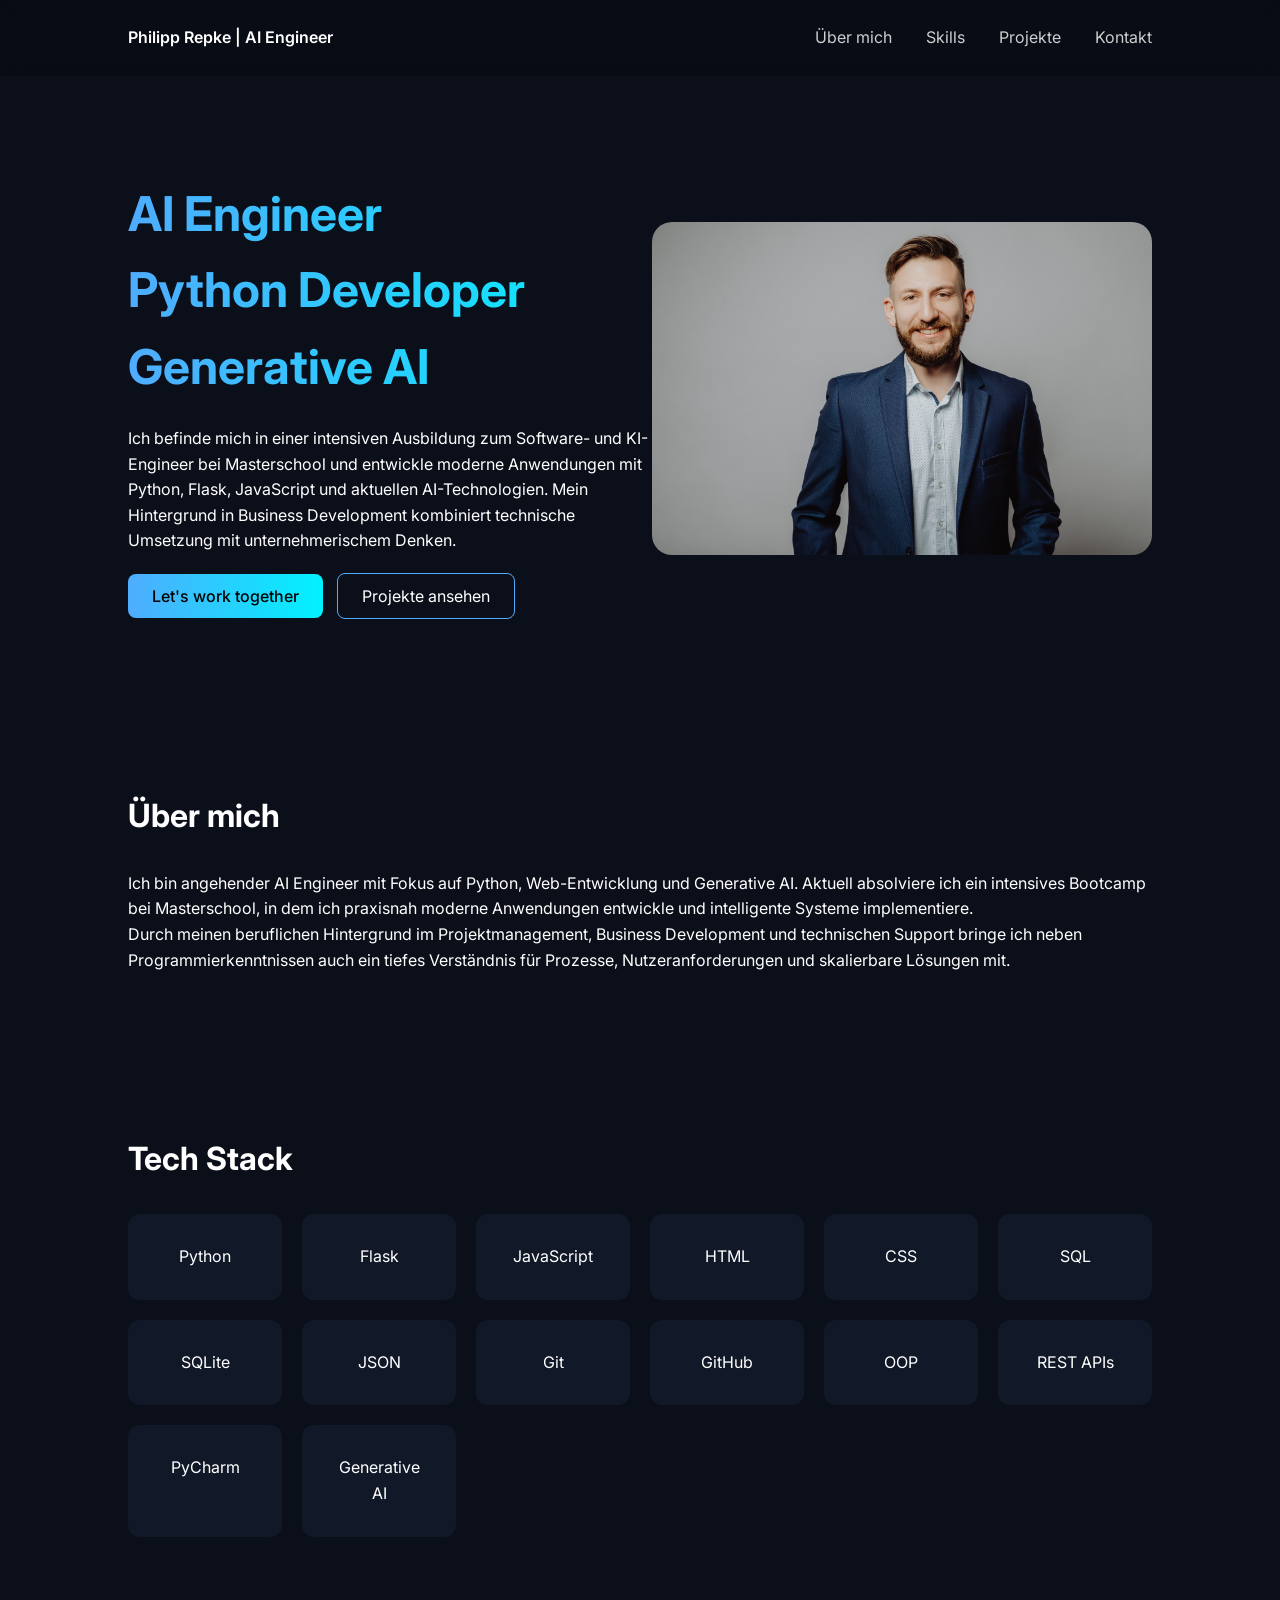
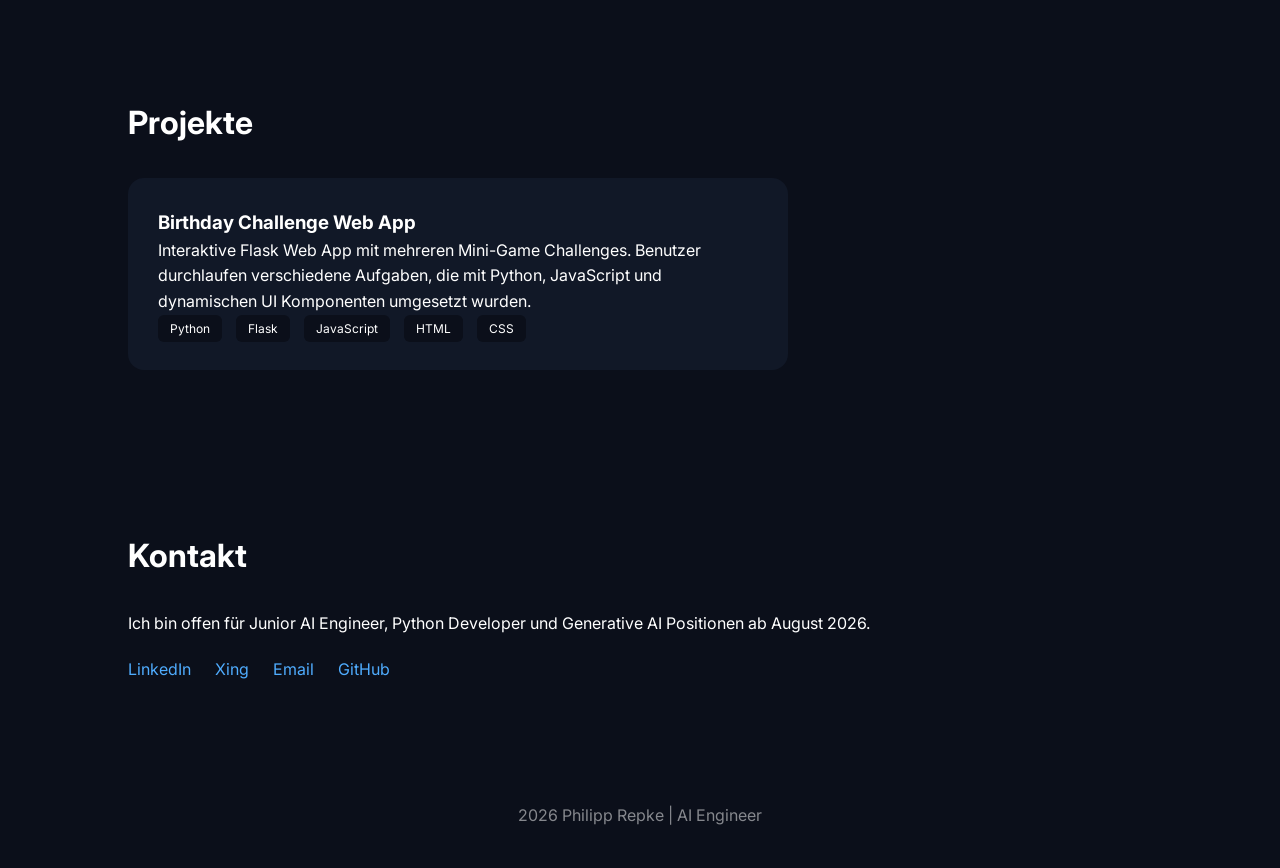
<file: backlog/index.html>
<!DOCTYPE html>
<html lang="de">
<head>
<meta charset="UTF-8">
<meta name="viewport" content="width=device-width, initial-scale=1.0">

<title>Philipp Repke | AI Engineer</title>

<link rel="stylesheet" href="style.css">
<link href="https://fonts.googleapis.com/css2?family=Inter:wght@300;400;500;600;700&display=swap" rel="stylesheet">
</head>

<body>

<nav>
<div class="logo">Philipp Repke | AI Engineer</div>

<div class="nav-links">
<a href="#about">Über mich</a>
<a href="#skills">Skills</a>
<a href="#projects">Projekte</a>
<a href="#contact">Kontakt</a>
</div>
</nav>


<section class="hero">

<div class="hero-left">
<h1>AI Engineer<br>Python Developer<br>Generative AI</h1>

<p>
Ich befinde mich in einer intensiven Ausbildung zum Software- und KI-Engineer
bei Masterschool und entwickle moderne Anwendungen mit Python, Flask,
JavaScript und aktuellen AI-Technologien. Mein Hintergrund in Business
Development kombiniert technische Umsetzung mit unternehmerischem Denken.
</p>

<div class="hero-buttons">
<a href="#contact" class="btn-primary">Let's work together</a>
<a href="#projects" class="btn-secondary">Projekte ansehen</a>
</div>

</div>

<div class="hero-right">
<img src="../Repke_7106.jpg" alt="Profile Image">
</div>

</section>



<section id="about" class="about">
<h2>Über mich</h2>

<p>
Ich bin angehender AI Engineer mit Fokus auf Python, Web-Entwicklung und
Generative AI. Aktuell absolviere ich ein intensives Bootcamp bei Masterschool,
in dem ich praxisnah moderne Anwendungen entwickle und intelligente Systeme
implementiere.
</p>

<p>
Durch meinen beruflichen Hintergrund im Projektmanagement, Business Development
und technischen Support bringe ich neben Programmierkenntnissen auch ein
tiefes Verständnis für Prozesse, Nutzeranforderungen und skalierbare Lösungen mit.
</p>

</section>



<section id="skills" class="skills">

<h2>Tech Stack</h2>

<div class="skills-grid">

<div class="skill-card">Python</div>
<div class="skill-card">Flask</div>
<div class="skill-card">JavaScript</div>
<div class="skill-card">HTML</div>
<div class="skill-card">CSS</div>
<div class="skill-card">SQL</div>
<div class="skill-card">SQLite</div>
<div class="skill-card">JSON</div>
<div class="skill-card">Git</div>
<div class="skill-card">GitHub</div>
<div class="skill-card">OOP</div>
<div class="skill-card">REST APIs</div>
<div class="skill-card">PyCharm</div>
<div class="skill-card">Generative AI</div>

</div>

</section>

<section id="projects" class="projects">

<h2>Projekte</h2>

<div class="project-card">

<h3>Birthday Challenge Web App</h3>

<p>
Interaktive Flask Web App mit mehreren Mini-Game Challenges.
Benutzer durchlaufen verschiedene Aufgaben, die mit Python,
JavaScript und dynamischen UI Komponenten umgesetzt wurden.
</p>

<div class="project-tech">
<span>Python</span>
<span>Flask</span>
<span>JavaScript</span>
<span>HTML</span>
<span>CSS</span>
</div>

</div>

</section>


<section id="contact" class="contact">

<h2>Kontakt</h2>

<p>
Ich bin offen für Junior AI Engineer, Python Developer und
Generative AI Positionen ab August 2026.
</p>

<div class="contact-links">

<a href="https://www.linkedin.com/in/philipp-repke">LinkedIn</a>
<a href="https://www.xing.com/profile/Philipp_Repke/web_profiles">Xing</a>
<a href="mailto:philipp_repke@gmx.de">Email</a>
<a href="https://github.com/PhilippRep">GitHub</a>

</div>

</section>



<footer>
    2026 Philipp Repke | AI Engineer
</footer>


<script src="../script.js"></script>

</body>
</html>
</file>
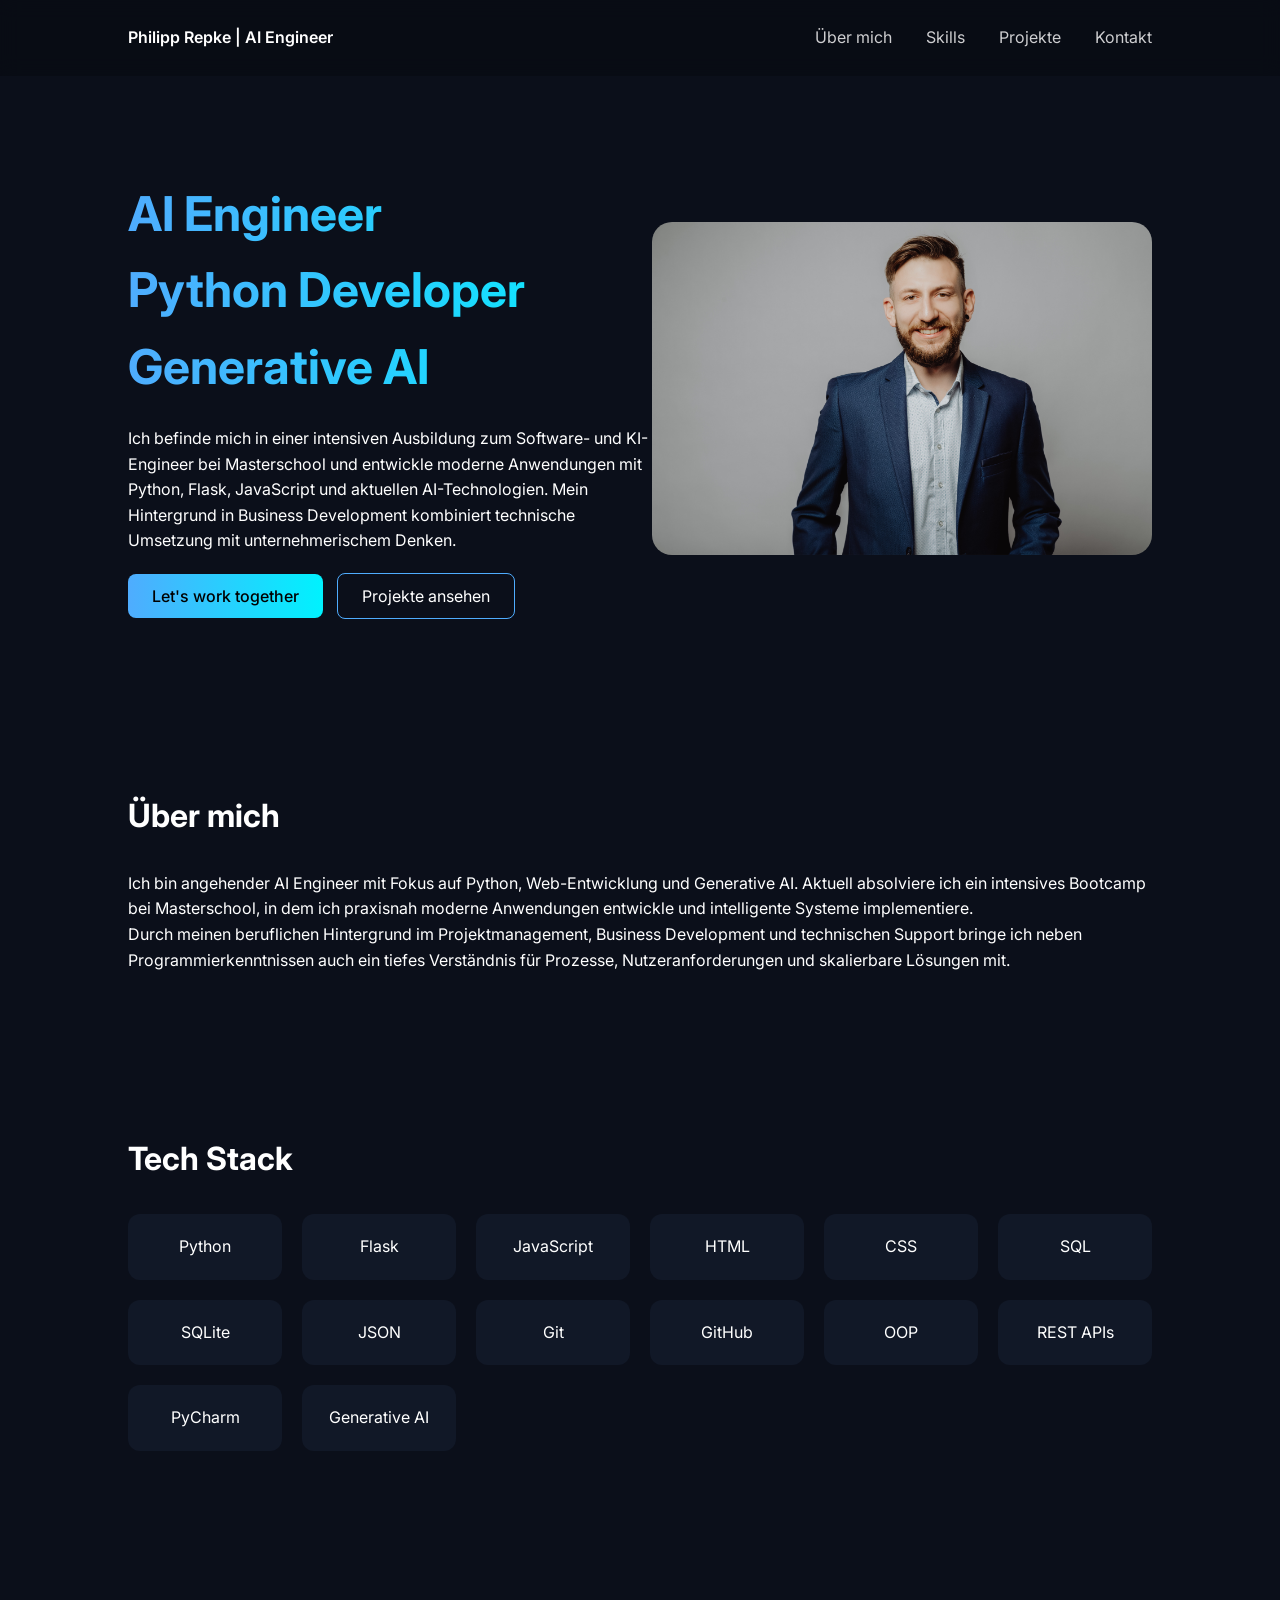
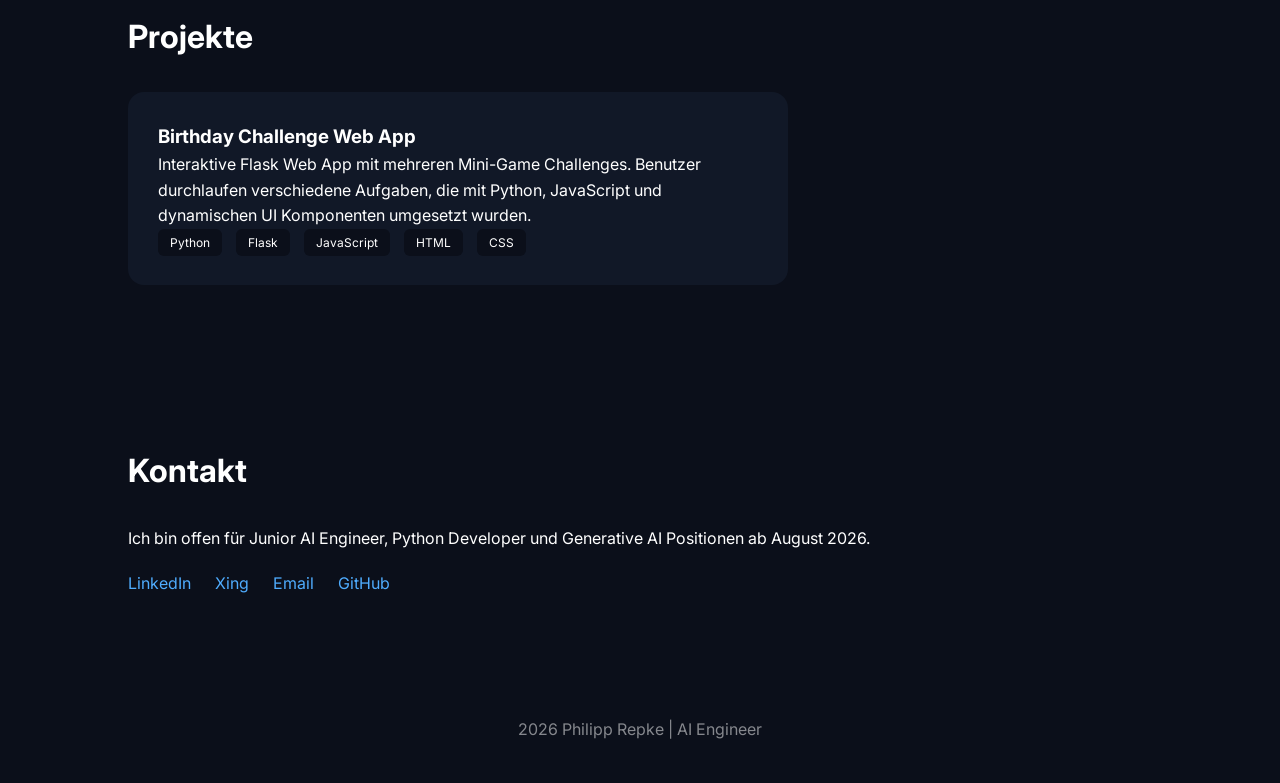
<file: documents/index.html>
<!DOCTYPE html>
<html lang="de">
<head>
<meta charset="UTF-8">
<meta name="viewport" content="width=device-width, initial-scale=1.0">

<title>Philipp Repke | AI Engineer</title>

<link rel="stylesheet" href="style.css">
<link href="https://fonts.googleapis.com/css2?family=Inter:wght@300;400;500;600;700&display=swap" rel="stylesheet">
</head>

<body>

<nav>
<div class="logo">Philipp Repke | AI Engineer</div>

<div class="nav-links">
<a href="#about">Über mich</a>
<a href="#skills">Skills</a>
<a href="#projects">Projekte</a>
<a href="#contact">Kontakt</a>
</div>
</nav>


<section class="hero">

<div class="hero-left">
<h1>AI Engineer<br>Python Developer<br>Generative AI</h1>

<p>
Ich befinde mich in einer intensiven Ausbildung zum Software- und KI-Engineer
bei Masterschool und entwickle moderne Anwendungen mit Python, Flask,
JavaScript und aktuellen AI-Technologien. Mein Hintergrund in Business
Development kombiniert technische Umsetzung mit unternehmerischem Denken.
</p>

<div class="hero-buttons">
<a href="#contact" class="btn-primary">Let's work together</a>
<a href="#projects" class="btn-secondary">Projekte ansehen</a>
</div>

</div>

<div class="hero-right">
<img src="Repke_7106.jpg" alt="Profile Image">
</div>

</section>



<section id="about" class="about">
<h2>Über mich</h2>

<p>
Ich bin angehender AI Engineer mit Fokus auf Python, Web-Entwicklung und
Generative AI. Aktuell absolviere ich ein intensives Bootcamp bei Masterschool,
in dem ich praxisnah moderne Anwendungen entwickle und intelligente Systeme
implementiere.
</p>

<p>
Durch meinen beruflichen Hintergrund im Projektmanagement, Business Development
und technischen Support bringe ich neben Programmierkenntnissen auch ein
tiefes Verständnis für Prozesse, Nutzeranforderungen und skalierbare Lösungen mit.
</p>

</section>



<section id="skills" class="skills">

<h2>Tech Stack</h2>

<div class="skills-grid">

<div class="skill-card">Python</div>
<div class="skill-card">Flask</div>
<div class="skill-card">JavaScript</div>
<div class="skill-card">HTML</div>
<div class="skill-card">CSS</div>
<div class="skill-card">SQL</div>
<div class="skill-card">SQLite</div>
<div class="skill-card">JSON</div>
<div class="skill-card">Git</div>
<div class="skill-card">GitHub</div>
<div class="skill-card">OOP</div>
<div class="skill-card">REST APIs</div>
<div class="skill-card">PyCharm</div>
<div class="skill-card">Generative AI</div>

</div>

</section>

<section id="projects" class="projects">

<h2>Projekte</h2>

<div class="project-card">

<h3>Birthday Challenge Web App</h3>

<p>
Interaktive Flask Web App mit mehreren Mini-Game Challenges.
Benutzer durchlaufen verschiedene Aufgaben, die mit Python,
JavaScript und dynamischen UI Komponenten umgesetzt wurden.
</p>

<div class="project-tech">
<span>Python</span>
<span>Flask</span>
<span>JavaScript</span>
<span>HTML</span>
<span>CSS</span>
</div>

</div>

</section>


<section id="contact" class="contact">

<h2>Kontakt</h2>

<p>
Ich bin offen für Junior AI Engineer, Python Developer und
Generative AI Positionen ab August 2026.
</p>

<div class="contact-links">

<a href="#">LinkedIn</a>
<a href="#">Xing</a>
<a href="mailto:philipp_repke@gmx.de">Email</a>
<a href="https://github.com/PhilippRep">GitHub</a>

</div>

</section>



<footer>
    2026 Philipp Repke | AI Engineer
</footer>


<script src="script.js"></script>

</body>
</html>
</file>
<file: backlog/style.css>
* {
margin: 0;\
padding: 0;\
box-sizing: border-box;\
}

body {
font-family: 'Inter', sans-serif;
background: #0b0f1a;
color: white;
line-height: 1.6;
}

nav {
display: flex;
justify-content: space-between;
padding: 25px 10%;
background: rgba(0,0,0,0.2);
backdrop-filter: blur(10px);
position: sticky;
top: 0;
}

.logo {
font-weight: 600;
}

.nav-links a {
margin-left: 30px;
text-decoration: none;
color: white;
opacity: 0.8;
}

.hero {
display: flex;
justify-content: space-between;
align-items: center;
padding: 100px 10%;
}

.hero-left {
max-width: 600px;
}

.hero h1 {
font-size: 48px;
margin-bottom: 20px;
background: linear-gradient(90deg,#4facfe,#00f2fe);
-webkit-background-clip: text;
-webkit-text-fill-color: transparent;
}

.hero-buttons {
margin-top: 30px;
}

.btn-primary {
background: linear-gradient(90deg,#4facfe,#00f2fe);
padding: 12px 24px;
border-radius: 8px;
text-decoration: none;
color: black;
font-weight: 500;
margin-right: 10px;
}

.btn-secondary {
border: 1px solid #4facfe;
padding: 12px 24px;
border-radius: 8px;
text-decoration: none;
color: white;
}

.hero-right img {
width: 500px;
border-radius: 20px;
}

section {
padding: 80px 10%;
}

h2 {
margin-bottom: 30px;
font-size: 32px;
}

.skills-grid {
display: grid;
grid-template-columns: repeat(auto-fit,minmax(150px,1fr));
gap: 20px;
}

.skill-card {
background: #111827;
padding: 30px;
border-radius: 12px;
text-align: center;
}

.project-card {
background: #111827;
padding: 30px;
border-radius: 16px;
max-width: 600px;
}

.project-tech span {
background: #0b0f1a;
padding: 6px 12px;
margin-right: 10px;
border-radius: 6px;
font-size: 12px;
}

.contact-links a {
display: inline-block;
margin-right: 20px;
margin-top: 20px;
text-decoration: none;
color: #4facfe;
}

footer {
text-align: center;
padding: 40px;
opacity: 0.5;
}}
</file>
<file: documents/style.css>
* {
margin: 0;\
padding: 0;\
box-sizing: border-box;\
}

body {
font-family: 'Inter', sans-serif;
background: #0b0f1a;
color: white;
line-height: 1.6;
}

nav {
display: flex;
justify-content: space-between;
padding: 25px 10%;
background: rgba(0,0,0,0.2);
backdrop-filter: blur(10px);
position: sticky;
top: 0;
}

.logo {
font-weight: 600;
}

.nav-links a {
margin-left: 30px;
text-decoration: none;
color: white;
opacity: 0.8;
}

.hero {
display: flex;
justify-content: space-between;
align-items: center;
padding: 100px 10%;
}

.hero-left {
max-width: 600px;
}

.hero h1 {
font-size: 48px;
margin-bottom: 20px;
background: linear-gradient(90deg,#4facfe,#00f2fe);
-webkit-background-clip: text;
-webkit-text-fill-color: transparent;
}

.hero-buttons {
margin-top: 30px;
}

.btn-primary {
background: linear-gradient(90deg,#4facfe,#00f2fe);
padding: 12px 24px;
border-radius: 8px;
text-decoration: none;
color: black;
font-weight: 500;
margin-right: 10px;
}

.btn-secondary {
border: 1px solid #4facfe;
padding: 12px 24px;
border-radius: 8px;
text-decoration: none;
color: white;
}

.hero-right img {
width: 500px;
border-radius: 20px;
}

section {
padding: 80px 10%;
}

h2 {
margin-bottom: 30px;
font-size: 32px;
}

.skills-grid {
display: grid;
grid-template-columns: repeat(auto-fit,minmax(150px,1fr));
gap: 20px;
}

.skill-card {
background: #111827;
padding: 20px;
border-radius: 12px;
text-align: center;
}

.project-card {
background: #111827;
padding: 30px;
border-radius: 16px;
max-width: 600px;
}

.project-tech span {
background: #0b0f1a;
padding: 6px 12px;
margin-right: 10px;
border-radius: 6px;
font-size: 12px;
}

.contact-links a {
display: inline-block;
margin-right: 20px;
margin-top: 20px;
text-decoration: none;
color: #4facfe;
}

footer {
text-align: center;
padding: 40px;
opacity: 0.5;
}}
</file>
